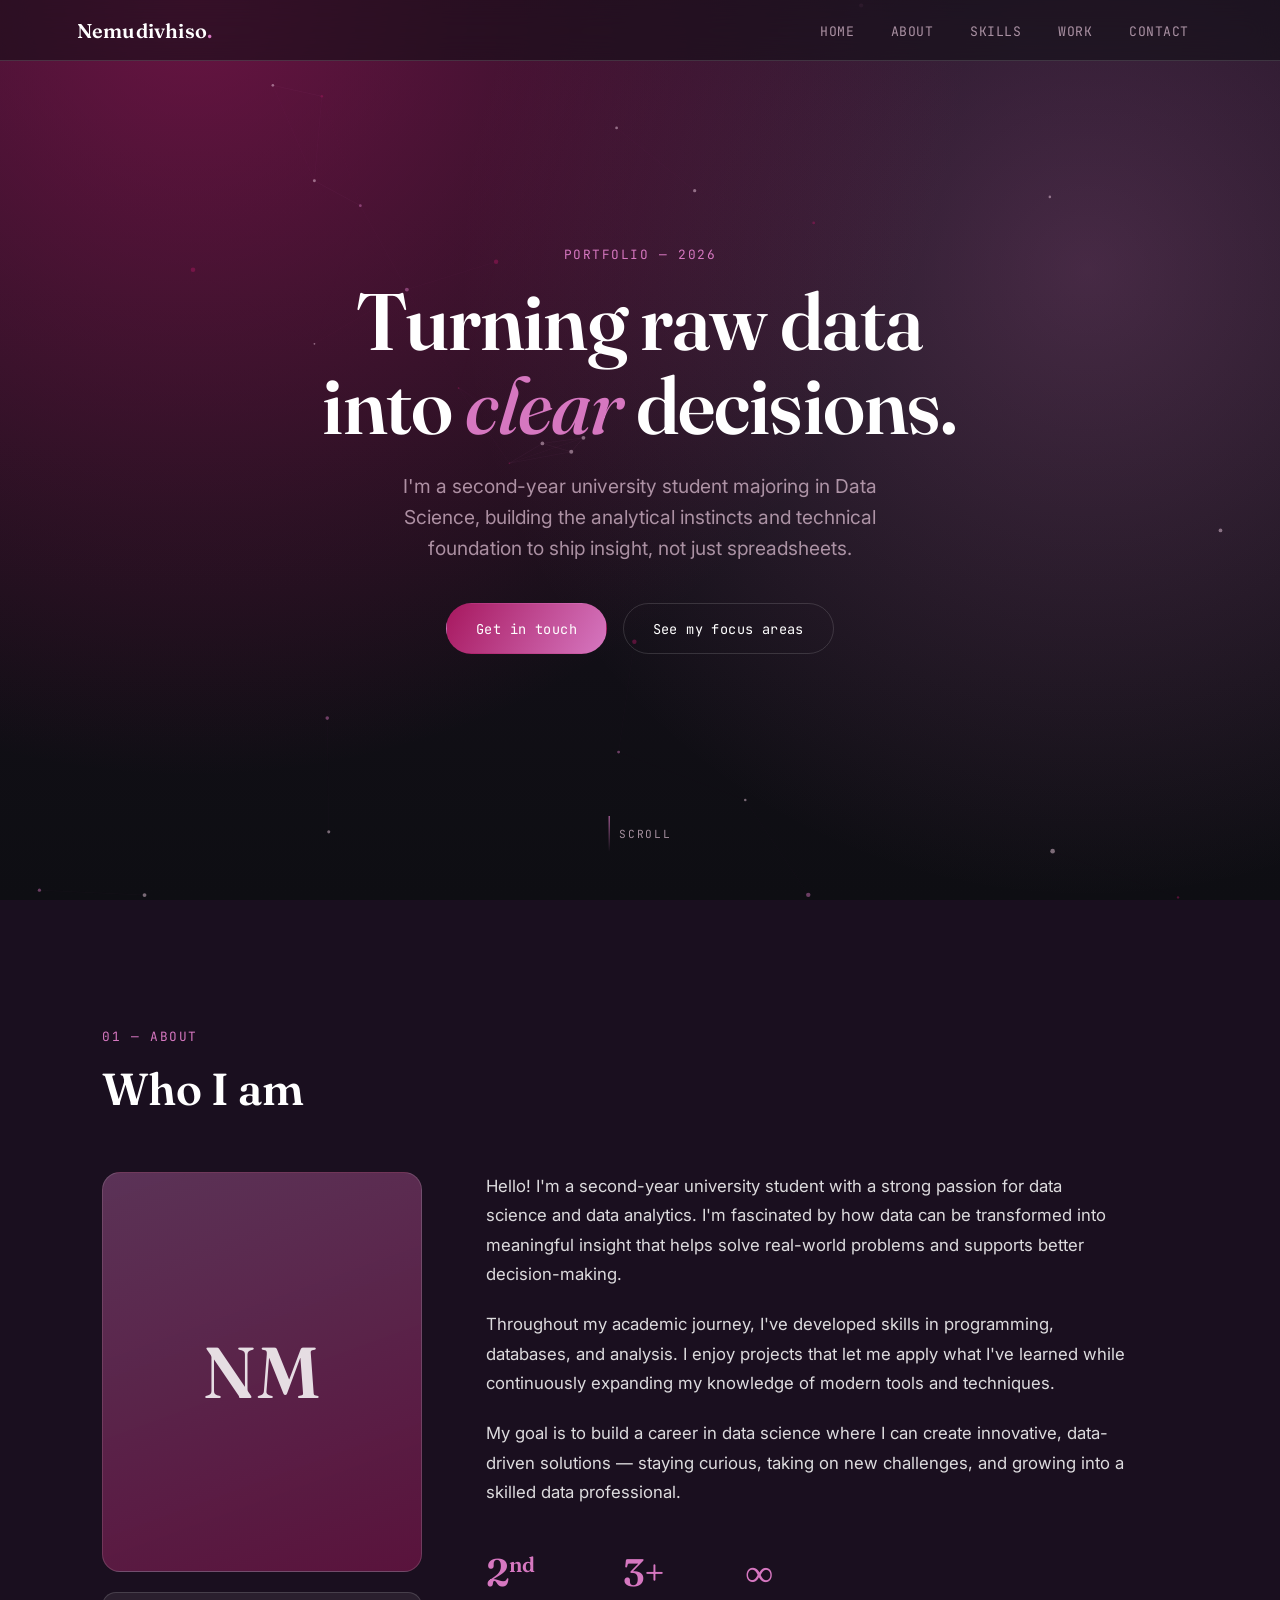
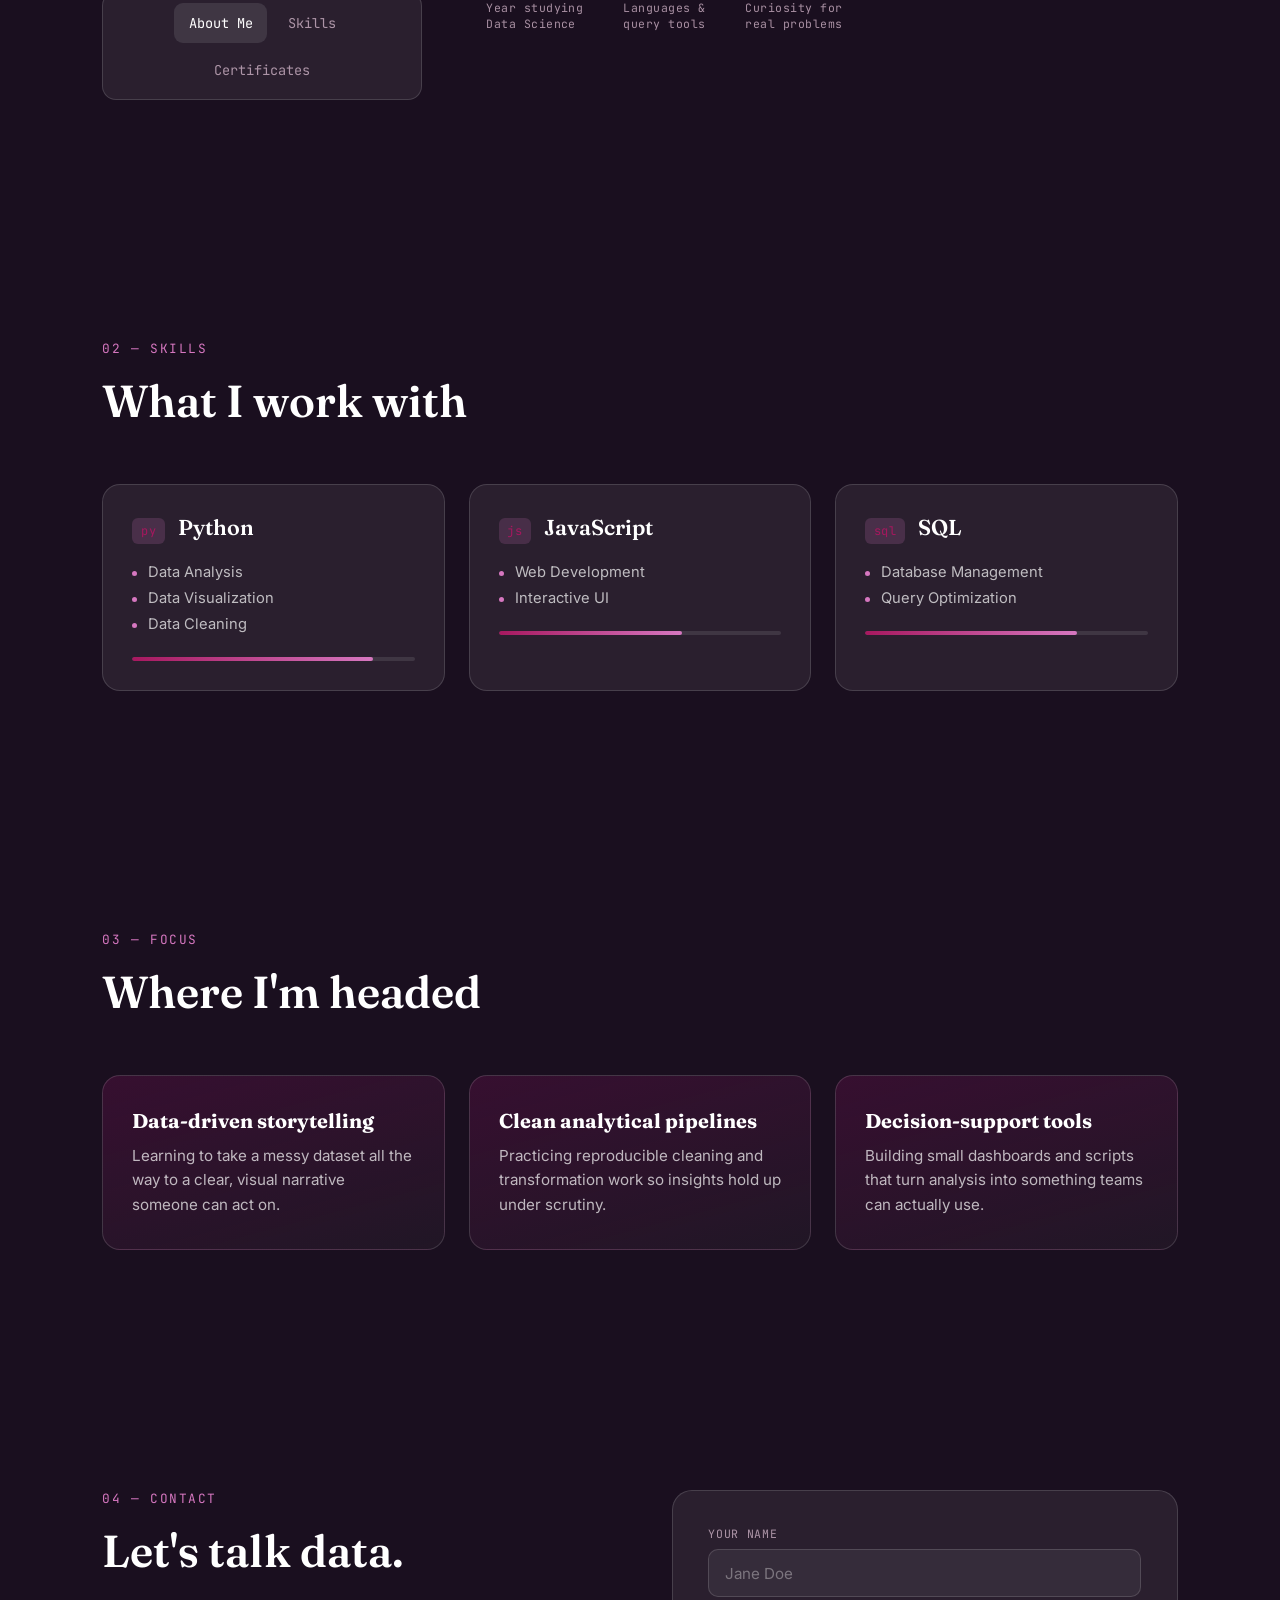
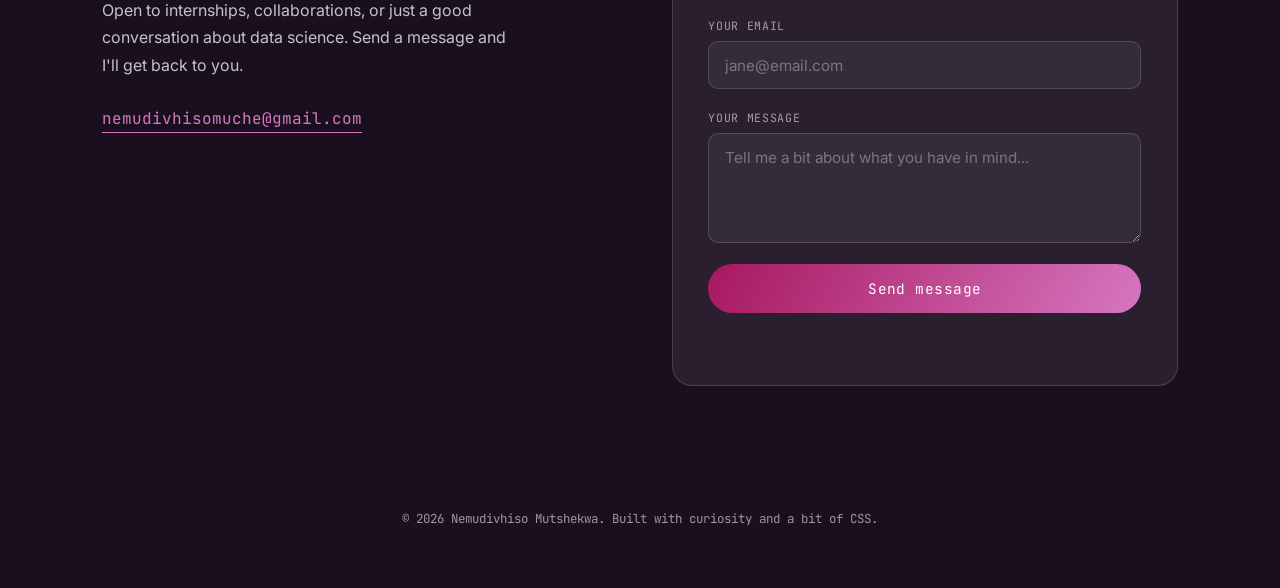
<file: index.html>
<!DOCTYPE html>
<html lang="en">
<head>
<meta charset="UTF-8">
<meta name="viewport" content="width=device-width, initial-scale=1.0">
<title>Nemudivhiso Mutshekwa — Data Science Portfolio</title>
<link rel="preconnect" href="https://fonts.googleapis.com">
<link rel="preconnect" href="https://fonts.gstatic.com" crossorigin>
<link href="https://fonts.googleapis.com/css2?family=Fraunces:ital,opsz,wght@0,9..144,300;0,9..144,500;0,9..144,600;0,9..144,700;1,9..144,500&family=Inter:wght@400;500;600&family=JetBrains+Mono:wght@400;500&display=swap" rel="stylesheet">
<link rel="stylesheet" href="index.css">
</head>
<body>

<canvas id="plot"></canvas>

<header class="site-header">
  <nav class="site-nav" aria-label="Main navigation">
    <a href="#top" class="brand">Nemudivhiso<span>.</span></a>
    <button class="nav-toggle" id="navToggle" aria-label="Toggle navigation" aria-expanded="false">
      <span></span><span></span><span></span>
    </button>
    <ul class="nav-list" id="navList">
      <li><a href="#top">Home</a></li>
      <li><a href="#about">About</a></li>
      <li><a href="#skills">Skills</a></li>
      <li><a href="#work">Work</a></li>
      <li><a href="#contact">Contact</a></li>
    </ul>
  </nav>
</header>

<main id="top">

  <!-- HERO -->
  <section id="intro">
    <div class="intro-inner">
      <p class="eyebrow">Portfolio &mdash; 2026</p>
      <h1 class="hero-title">
        Turning raw data<br>
        into <em>clear</em> decisions.
      </h1>
      <p class="hero-sub">
        I'm a second-year university student majoring in Data Science, building
        the analytical instincts and technical foundation to ship insight, not just spreadsheets.
      </p>
      <div class="hero-actions">
        <a href="#contact" class="btn btn-solid">Get in touch</a>
        <a href="#work" class="btn btn-ghost">See my focus areas</a>
      </div>
    </div>
    <div class="scroll-cue" aria-hidden="true">
      <span></span>
      <p>scroll</p>
    </div>
  </section>

  <!-- ABOUT -->
  <section id="about">
    <div class="section-head">
      <p class="eyebrow">01 &mdash; About</p>
      <h2>Who I am</h2>
    </div>
    <div class="about-grid">
      <div class="portrait-card">
        <div class="portrait-frame" id="portraitFrame">
          <span class="initials">NM</span>
        </div>
        <ul class="quick-list">
          <li><a href="#about" class="active">About Me</a></li>
          <li><a href="#skills">Skills</a></li>
          <li><a href="#work">Certificates</a></li>
        </ul>
      </div>

      <div class="about-copy">
        <p>
          Hello! I'm a second-year university student with a strong passion for
          data science and data analytics. I'm fascinated by how data can be transformed
          into meaningful insight that helps solve real-world problems and supports
          better decision-making.
        </p>
        <p>
          Throughout my academic journey, I've developed skills in programming,
          databases, and analysis. I enjoy projects that let me apply what I've learned
          while continuously expanding my knowledge of modern tools and techniques.
        </p>
        <p>
          My goal is to build a career in data science where I can create
          innovative, data-driven solutions &mdash; staying curious, taking on new
          challenges, and growing into a skilled data professional.
        </p>

        <div class="stat-row">
          <div class="stat">
            <span class="stat-num">2<sup>nd</sup></span>
            <span class="stat-label">Year studying<br>Data Science</span>
          </div>
          <div class="stat">
            <span class="stat-num">3+</span>
            <span class="stat-label">Languages &amp;<br>query tools</span>
          </div>
          <div class="stat">
            <span class="stat-num">∞</span>
            <span class="stat-label">Curiosity for<br>real problems</span>
          </div>
        </div>
      </div>
    </div>
  </section>

  <!-- SKILLS -->
  <section id="skills">
    <div class="section-head">
      <p class="eyebrow">02 &mdash; Skills</p>
      <h2>What I work with</h2>
    </div>

    <div class="skills-grid">

      <article class="skill-card">
        <header>
          <span class="skill-mono">py</span>
          <h3>Python</h3>
        </header>
        <ul class="skill-tags">
          <li>Data Analysis</li>
          <li>Data Visualization</li>
          <li>Data Cleaning</li>
        </ul>
        <div class="skill-bar"><span style="--level:85%"></span></div>
      </article>

      <article class="skill-card">
        <header>
          <span class="skill-mono">js</span>
          <h3>JavaScript</h3>
        </header>
        <ul class="skill-tags">
          <li>Web Development</li>
          <li>Interactive UI</li>
        </ul>
        <div class="skill-bar"><span style="--level:65%"></span></div>
      </article>

      <article class="skill-card">
        <header>
          <span class="skill-mono">sql</span>
          <h3>SQL</h3>
        </header>
        <ul class="skill-tags">
          <li>Database Management</li>
          <li>Query Optimization</li>
        </ul>
        <div class="skill-bar"><span style="--level:75%"></span></div>
      </article>

    </div>
  </section>

  <!-- WORK / FOCUS -->
  <section id="work">
    <div class="section-head">
      <p class="eyebrow">03 &mdash; Focus</p>
      <h2>Where I'm headed</h2>
    </div>

    <div class="work-grid">
      <article class="work-card">
        <h3>Data-driven storytelling</h3>
        <p>Learning to take a messy dataset all the way to a clear, visual narrative someone can act on.</p>
      </article>
      <article class="work-card">
        <h3>Clean analytical pipelines</h3>
        <p>Practicing reproducible cleaning and transformation work so insights hold up under scrutiny.</p>
      </article>
      <article class="work-card">
        <h3>Decision-support tools</h3>
        <p>Building small dashboards and scripts that turn analysis into something teams can actually use.</p>
      </article>
    </div>
  </section>

  <!-- CONTACT -->
  <section id="contact">
    <div class="contact-grid">
      <div class="contact-intro">
        <p class="eyebrow">04 &mdash; Contact</p>
        <h2>Let's talk data.</h2>
        <p class="contact-text">
          Open to internships, collaborations, or just a good conversation about
          data science. Send a message and I'll get back to you.
        </p>
        <a class="contact-email" href="mailto:nemudivhisomuche@gmail.com">nemudivhisomuche@gmail.com</a>
      </div>

    <form id="mutshe" class="contact-form" autocomplete="off" action="https://formspree.io/f/mgobjobw" method="POST">
        <label class="field">
          <span>Your name</span>
          <input type="text" id="name" name="name" placeholder="Jane Doe" required>
        </label>
        <label class="field">
          <span>Your email</span>
          <input type="email" id="surname" name="email" placeholder="jane@email.com" required>
        </label>
        <label class="field">
          <span>Your message</span>
          <textarea id="area" name="message" placeholder="Tell me a bit about what you have in mind..." required></textarea>
        </label>
        <button type="submit" id="text">Send message</button>
        <p class="form-note" id="formNote" role="status"></p>
      </form>
    </div>
  </section>

  <footer class="site-footer">
    <p>&copy; 2026 Nemudivhiso Mutshekwa. Built with curiosity and a bit of CSS.</p>
  </footer>

</main>

<script src="index.js"></script>
</body>
</html>
</file>
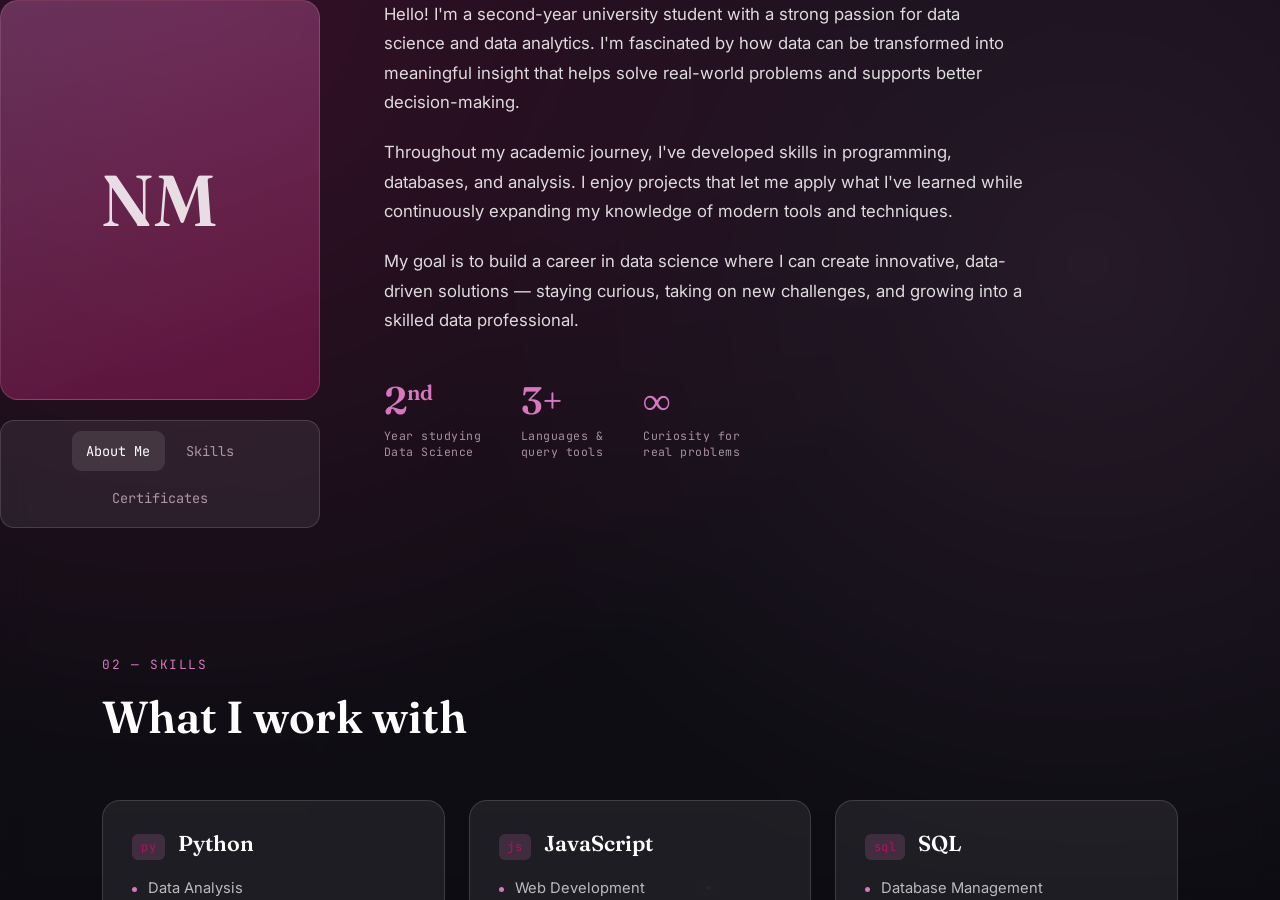
<file: abb.html>
<!DOCTYPE html>
<html lang="en">
<head>
<meta charset="UTF-8">
<meta name="viewport" content="width=device-width, initial-scale=1.0">
<title>Nemudivhiso Mutshekwa — Data Science Portfolio</title>
<link rel="preconnect" href="https://fonts.googleapis.com">
<link rel="preconnect" href="https://fonts.gstatic.com" crossorigin>
<link href="https://fonts.googleapis.com/css2?family=Fraunces:ital,opsz,wght@0,9..144,300;0,9..144,500;0,9..144,600;0,9..144,700;1,9..144,500&family=Inter:wght@400;500;600&family=JetBrains+Mono:wght@400;500&display=swap" rel="stylesheet">
<link rel="stylesheet" href="index.css">
</head>
<body>

<canvas id="plot"></canvas>

<header class="site-header">


<main id="top">


    <div class="about-grid">
      <div class="portrait-card">
        <div class="portrait-frame" id="portraitFrame">
          <span class="initials">NM</span>
        </div>
        <ul class="quick-list">
          <li><a href="#about" class="active">About Me</a></li>
          <li><a href="#skills">Skills</a></li>
          <li><a href="#work">Certificates</a></li>
        </ul>
      </div>

      <div class="about-copy">
        <p>
          Hello! I'm a second-year university student with a strong passion for
          data science and data analytics. I'm fascinated by how data can be transformed
          into meaningful insight that helps solve real-world problems and supports
          better decision-making.
        </p>
        <p>
          Throughout my academic journey, I've developed skills in programming,
          databases, and analysis. I enjoy projects that let me apply what I've learned
          while continuously expanding my knowledge of modern tools and techniques.
        </p>
        <p>
          My goal is to build a career in data science where I can create
          innovative, data-driven solutions &mdash; staying curious, taking on new
          challenges, and growing into a skilled data professional.
        </p>

        <div class="stat-row">
          <div class="stat">
            <span class="stat-num">2<sup>nd</sup></span>
            <span class="stat-label">Year studying<br>Data Science</span>
          </div>
          <div class="stat">
            <span class="stat-num">3+</span>
            <span class="stat-label">Languages &amp;<br>query tools</span>
          </div>
          <div class="stat">
            <span class="stat-num">∞</span>
            <span class="stat-label">Curiosity for<br>real problems</span>
          </div>
        </div>
      </div>
    </div>
  </section>

  <!-- SKILLS -->
  <section id="skills">
    <div class="section-head">
      <p class="eyebrow">02 &mdash; Skills</p>
      <h2>What I work with</h2>
    </div>

    <div class="skills-grid">

      <article class="skill-card">
        <header>
          <span class="skill-mono">py</span>
          <h3>Python</h3>
        </header>
        <ul class="skill-tags">
          <li>Data Analysis</li>
          <li>Data Visualization</li>
          <li>Data Cleaning</li>
        </ul>
        <div class="skill-bar"><span style="--level:85%"></span></div>
      </article>

      <article class="skill-card">
        <header>
          <span class="skill-mono">js</span>
          <h3>JavaScript</h3>
        </header>
        <ul class="skill-tags">
          <li>Web Development</li>
          <li>Interactive UI</li>
        </ul>
        <div class="skill-bar"><span style="--level:65%"></span></div>
      </article>

      <article class="skill-card">
        <header>
          <span class="skill-mono">sql</span>
          <h3>SQL</h3>
        </header>
        <ul class="skill-tags">
          <li>Database Management</li>
          <li>Query Optimization</li>
        </ul>
        <div class="skill-bar"><span style="--level:75%"></span></div>
      </article>

    </div>
  </section>


</main>

<script src="index.js"></script>
</body>
</html>
</file>
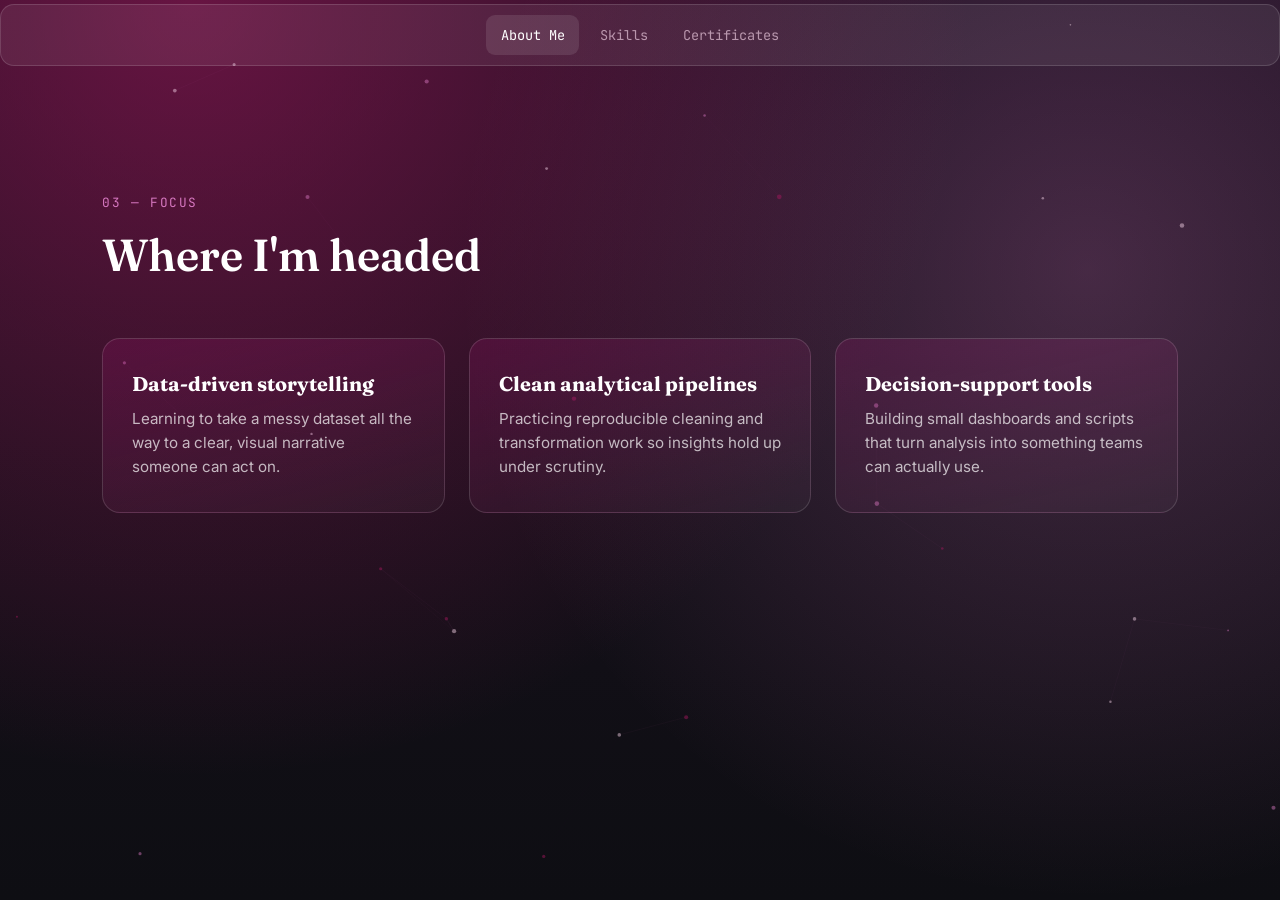
<file: headed.html>
<!DOCTYPE html>
<html lang="en">
<head>
<meta charset="UTF-8">
<meta name="viewport" content="width=device-width, initial-scale=1.0">
<title>Nemudivhiso Mutshekwa — Data Science Portfolio</title>
<link rel="preconnect" href="https://fonts.googleapis.com">
<link rel="preconnect" href="https://fonts.gstatic.com" crossorigin>
<link href="https://fonts.googleapis.com/css2?family=Fraunces:ital,opsz,wght@0,9..144,300;0,9..144,500;0,9..144,600;0,9..144,700;1,9..144,500&family=Inter:wght@400;500;600&family=JetBrains+Mono:wght@400;500&display=swap" rel="stylesheet">
<link rel="stylesheet" href="index.css">
</head>
<body>

<canvas id="plot"></canvas>


<main id="top">

        <ul class="quick-list">
          <li><a href="" class="active">About Me</a></li>
          <li><a href="headed.html">Skills</a></li>
          <li><a href="abb.html">Certificates</a></li>
        </ul>
      </div>


  
  <!-- WORK / FOCUS -->
  <section id="work">
    <div class="section-head">
      <p class="eyebrow">03 &mdash; Focus</p>
      <h2>Where I'm headed</h2>
    </div>

    <div class="work-grid">
      <article class="work-card">
        <h3>Data-driven storytelling</h3>
        <p>Learning to take a messy dataset all the way to a clear, visual narrative someone can act on.</p>
      </article>
      <article class="work-card">
        <h3>Clean analytical pipelines</h3>
        <p>Practicing reproducible cleaning and transformation work so insights hold up under scrutiny.</p>
      </article>
      <article class="work-card">
        <h3>Decision-support tools</h3>
        <p>Building small dashboards and scripts that turn analysis into something teams can actually use.</p>
      </article>
    </div>
  </section>



</main>

<script src="index.js"></script>
</body>
</html>
</file>
<file: index.css>
/* ============================================
   TOKENS
   ============================================ */
:root{
  --ink:        #0e0e13;
  --plum:       #1a0f1f;
  --rose:       #a7185f;
  --orchid:     #d677c0;
  --pale:       #f5d4e8;
  --white:      #ffffff;
  --muted:      rgba(245, 212, 232, 0.65);
  --glass:      rgba(255, 255, 255, 0.07);
  --glass-line: rgba(255, 255, 255, 0.14);

  --display: 'Fraunces', Georgia, serif;
  --body:    'Inter', -apple-system, BlinkMacSystemFont, 'Segoe UI', sans-serif;
  --mono:    'JetBrains Mono', 'SFMono-Regular', Menlo, monospace;

  --section-pad: 8rem 8% 7rem;
}

*{ box-sizing: border-box; }
html{ scroll-behavior: smooth; }

body{
  margin: 0;
  background: var(--plum);
  color: var(--white);
  font-family: var(--body);
  -webkit-font-smoothing: antialiased;
  overflow-x: hidden;
}

a{ color: inherit; text-decoration: none; }
ul{ margin: 0; padding: 0; }
li{ list-style: none; }
sup{ font-size: 0.55em; top: -0.6em; }

::selection{ background: var(--rose); color: var(--white); }

/* Focus visibility */
a:focus-visible, button:focus-visible, input:focus-visible, textarea:focus-visible{
  outline: 2px solid var(--orchid);
  outline-offset: 3px;
}

/* ============================================
   AMBIENT CANVAS (signature element)
   ============================================ */
#plot{
  position: fixed;
  inset: 0;
  width: 100%;
  height: 100%;
  z-index: 0;
  opacity: 0.55;
  pointer-events: none;
}

@media (prefers-reduced-motion: reduce){
  #plot{ display: none; }
}

main{ position: relative; z-index: 1; }

/* background wash beneath the whole page */
body::before{
  content: "";
  position: fixed;
  inset: 0;
  z-index: 0;
  background:
    radial-gradient(circle at 15% 0%, rgba(167, 24, 95, 0.55), transparent 55%),
    radial-gradient(circle at 85% 30%, rgba(214, 119, 192, 0.25), transparent 50%),
    linear-gradient(to bottom, #1a0f1f 0%, #15101a 40%, #0e0e13 100%);
}

/* ============================================
   HEADER / NAV
   ============================================ */
.site-header{
  position: fixed;
  top: 0; left: 0;
  width: 100%;
  z-index: 50;
  background: rgba(14, 14, 19, 0.55);
  backdrop-filter: blur(14px);
  border-bottom: 1px solid var(--glass-line);
}

.site-nav{
  max-width: 1280px;
  margin: 0 auto;
  display: flex;
  align-items: center;
  justify-content: space-between;
  padding: 1.1rem 6%;
}

.brand{
  font-family: var(--display);
  font-size: 1.25rem;
  font-weight: 600;
  letter-spacing: 0.01em;
}
.brand span{ color: var(--orchid); }

.nav-list{
  display: flex;
  gap: 0.5rem;
}

.nav-list a{
  font-family: var(--mono);
  font-size: 0.82rem;
  letter-spacing: 0.04em;
  text-transform: uppercase;
  padding: 0.5rem 0.9rem;
  border-radius: 999px;
  color: var(--muted);
  transition: color 0.2s ease, background 0.2s ease;
}
.nav-list a:hover,
.nav-list a.active{
  color: var(--white);
  background: var(--glass);
}

.nav-toggle{
  display: none;
  flex-direction: column;
  gap: 5px;
  background: none;
  border: none;
  cursor: pointer;
  padding: 6px;
}
.nav-toggle span{
  width: 22px; height: 2px;
  background: var(--white);
  border-radius: 2px;
}

/* ============================================
   SHARED SECTION RHYTHM
   ============================================ */
section{
  padding: var(--section-pad);
  position: relative;
}

.eyebrow{
  font-family: var(--mono);
  font-size: 0.8rem;
  letter-spacing: 0.12em;
  text-transform: uppercase;
  color: var(--orchid);
  margin: 0 0 1rem;
}

.section-head{
  max-width: 720px;
  margin-bottom: 3.5rem;
}
.section-head h2{
  font-family: var(--display);
  font-size: clamp(2rem, 4vw, 2.8rem);
  font-weight: 600;
  margin: 0;
}

/* ============================================
   HERO
   ============================================ */
#intro{
  min-height: 100vh;
  display: flex;
  flex-direction: column;
  justify-content: center;
  align-items: center;
  padding: 0 8%;
}

.intro-inner{
  max-width: 820px;
  width: 100%;
  text-align: center;
}

.hero-title{
  font-family: var(--display);
  font-weight: 600;
  font-size: clamp(2.6rem, 7vw, 5rem);
  line-height: 1.05;
  margin: 0 0 1.5rem;
  letter-spacing: -0.01em;
}
.hero-title em{
  font-style: italic;
  font-weight: 500;
  color: var(--orchid);
}

.hero-sub{
  font-size: clamp(1rem, 1.6vw, 1.2rem);
  color: var(--muted);
  max-width: 540px;
  line-height: 1.6;
  margin: 0 auto 2.5rem;
}

.hero-actions{
  display: flex;
  justify-content: center;
  gap: 1rem;
  flex-wrap: wrap;
  margin: 0 auto;
}

.btn{
  font-family: var(--mono);
  font-size: 0.85rem;
  letter-spacing: 0.03em;
  padding: 0.95rem 1.8rem;
  border-radius: 999px;
  transition: transform 0.2s ease, background 0.2s ease, color 0.2s ease, border-color 0.2s ease;
  display: inline-block;
}
.btn-solid{
  background: linear-gradient(120deg, var(--rose), var(--orchid));
  color: var(--white);
  border: 1px solid transparent;
}
.btn-solid:hover{ transform: translateY(-2px); }

.btn-ghost{
  border: 1px solid var(--glass-line);
  color: var(--white);
}
.btn-ghost:hover{
  border-color: var(--orchid);
  color: var(--orchid);
  transform: translateY(-2px);
}

.scroll-cue{
  position: absolute;
  bottom: 3rem;
  left: 50%;
  transform: translateX(-50%);
  display: flex;
  align-items: center;
  gap: 0.6rem;
}
.scroll-cue span{
  width: 1px; height: 36px;
  background: linear-gradient(to bottom, var(--orchid), transparent);
  animation: scrollPulse 1.8s ease-in-out infinite;
}
.scroll-cue p{
  font-family: var(--mono);
  font-size: 0.7rem;
  letter-spacing: 0.15em;
  text-transform: uppercase;
  color: var(--muted);
  margin: 0;
}
@keyframes scrollPulse{
  0%, 100%{ opacity: 0.3; }
  50%{ opacity: 1; }
}
@media (prefers-reduced-motion: reduce){
  .scroll-cue span{ animation: none; }
}

/* ============================================
   ABOUT
   ============================================ */
.about-grid{
  display: flex;
  flex-direction: row;
  align-items: flex-start;
  gap: 4rem;
}

.portrait-card{
  display: flex;
  flex-direction: column;
  gap: 1rem;
  flex: 0 0 min(320px, 100%);
}

.about-copy{
  flex: 1;
}

.portrait-frame{
  width: 100%;
  aspect-ratio: 4 / 5;
  border-radius: 18px;
  background: linear-gradient(160deg, rgba(214,119,192,0.35), rgba(167,24,95,0.45));
  border: 1px solid var(--glass-line);
  display: flex;
  align-items: center;
  justify-content: center;
  transition: box-shadow 0.3s ease, transform 0.3s ease;
}
.portrait-frame:hover{
  box-shadow: 0 20px 50px rgba(167, 24, 95, 0.4);
  transform: translateY(-4px);
}
.initials{
  font-family: var(--display);
  font-size: 4.5rem;
  font-weight: 600;
  color: rgba(255,255,255,0.85);
  letter-spacing: 0.02em;
}


.quick-list{
  display: flex;
  flex-direction:row;
  flex-wrap: wrap;
  justify-content: center;
  gap: 0.4rem;
  margin-top: 0.25rem;
  background: var(--glass);
  border: 1px solid var(--glass-line);
  border-radius: 14px;
  padding: 0.6rem;
  width: 100%;
}
.quick-list a{
  display: inline-flex;
  align-items: center;
  font-family: var(--mono);
  font-size: 0.85rem;
  padding: 0.7rem 0.9rem;
  border-radius: 9px;
  color: var(--muted);
  transition: background 0.2s ease, color 0.2s ease, border-color 0.2s ease;
}
.quick-list a:hover,
.quick-list a.active{
  background: rgba(255,255,255,0.1);
  border-color: rgba(255,255,255,0.2);
  color: var(--white);
}

.about-copy p{
  font-size: 1.05rem;
  line-height: 1.75;
  color: rgba(255,255,255,0.85);
  max-width: 640px;
  margin: 0 0 1.3rem;
}

.stat-row{
  display: flex;
  gap: 2.5rem;
  margin-top: 2.5rem;
  flex-wrap: wrap;
}
.stat{
  display: flex;
  flex-direction: column;
  gap: 0.3rem;
}
.stat-num{
  font-family: var(--display);
  font-size: 2.4rem;
  font-weight: 600;
  color: var(--orchid);
}
.stat-label{
  font-family: var(--mono);
  font-size: 0.72rem;
  letter-spacing: 0.04em;
  color: var(--muted);
  line-height: 1.4;
}

/* ============================================
   SKILLS
   ============================================ */
.skills-grid{
  display: grid;
  grid-template-columns: repeat(auto-fit, minmax(240px, 1fr));
  gap: 1.5rem;
}

.skill-card{
  background: var(--glass);
  border: 1px solid var(--glass-line);
  border-radius: 18px;
  padding: 1.8rem;
  transition: transform 0.25s ease, border-color 0.25s ease;
}
.skill-card:hover{
  transform: translateY(-5px);
  border-color: rgba(214, 119, 192, 0.5);
}

.skill-card header{
  display: flex;
  align-items: baseline;
  gap: 0.8rem;
  margin-bottom: 1.2rem;
}
.skill-mono{
  font-family: var(--mono);
  font-size: 0.75rem;
  color: var(--rose);
  background: rgba(214, 119, 192, 0.18);
  padding: 0.3rem 0.55rem;
  border-radius: 6px;
  letter-spacing: 0.05em;
}
.skill-card h3{
  font-family: var(--display);
  font-size: 1.35rem;
  font-weight: 600;
  margin: 0;
}

.skill-tags{
  display: flex;
  flex-direction: column;
  gap: 0.5rem;
  margin-bottom: 1.5rem;
}
.skill-tags li{
  font-size: 0.92rem;
  color: rgba(255,255,255,0.7);
  position: relative;
  padding-left: 1rem;
}
.skill-tags li::before{
  content: "";
  position: absolute;
  left: 0; top: 0.55em;
  width: 5px; height: 5px;
  border-radius: 50%;
  background: var(--orchid);
}

.skill-bar{
  height: 4px;
  border-radius: 999px;
  background: rgba(255,255,255,0.1);
  overflow: hidden;
}
.skill-bar span{
  display: block;
  height: 100%;
  width: var(--level, 50%);
  border-radius: 999px;
  background: linear-gradient(90deg, var(--rose), var(--orchid));
}

/* ============================================
   WORK / FOCUS
   ============================================ */
.work-grid{
  display: grid;
  grid-template-columns: repeat(auto-fit, minmax(240px, 1fr));
  gap: 1.5rem;
}
.work-card{
  border: 1px solid var(--glass-line);
  border-radius: 18px;
  padding: 2rem 1.8rem;
  background: linear-gradient(165deg, rgba(186, 18, 127, 0.18), rgba(255,255,255,0.03));
  transition: transform 0.25s ease;
}
.work-card:hover{ transform: translateY(-5px); }
.work-card h3{
  font-family: var(--display);
  font-size: 1.25rem;
  margin: 0 0 0.7rem;
}
.work-card p{
  font-size: 0.95rem;
  color: rgba(255,255,255,0.7);
  line-height: 1.6;
  margin: 0;
}

/* ============================================
   CONTACT
   ============================================ */
#contact{
  padding-bottom: 5rem;
}

.contact-grid{
  display: grid;
  grid-template-columns: 1fr 1fr;
  gap: 4rem;
  align-items: start;
}

.contact-intro h2{
  font-family: var(--display);
  font-size: clamp(2rem, 4vw, 2.8rem);
  font-weight: 600;
  margin: 0 0 1.2rem;
}
.contact-text{
  color: rgba(255,255,255,0.75);
  line-height: 1.7;
  max-width: 420px;
  margin-bottom: 1.8rem;
}
.contact-email{
  display: inline-block;
  font-family: var(--mono);
  font-size: 1rem;
  color: var(--orchid);
  border-bottom: 1px solid var(--orchid);
  padding-bottom: 0.2rem;
  transition: color 0.2s ease, border-color 0.2s ease;
}
.contact-email:hover{
  color: var(--white);
  border-color: var(--white);
}

.contact-form{
  background: var(--glass);
  border: 1px solid var(--glass-line);
  border-radius: 20px;
  padding: 2.2rem;
  display: flex;
  flex-direction: column;
  gap: 1.3rem;
}

.field{
  display: flex;
  flex-direction: column;
  gap: 0.5rem;
}
.field span{
  font-family: var(--mono);
  font-size: 0.72rem;
  letter-spacing: 0.06em;
  text-transform: uppercase;
  color: var(--muted);
}
.field input,
.field textarea{
  font-family: var(--body);
  font-size: 0.95rem;
  background: rgba(255,255,255,0.06);
  border: 1px solid var(--glass-line);
  border-radius: 10px;
  padding: 0.85rem 1rem;
  color: var(--white);
  resize: vertical;
  min-height: 44px;
  transition: border-color 0.2s ease, background 0.2s ease;
}
.field textarea{ min-height: 110px; }
.field input::placeholder,
.field textarea::placeholder{ color: rgba(255,255,255,0.35); }
.field input:focus,
.field textarea:focus{
  border-color: var(--orchid);
  background: rgba(255,255,255,0.09);
  outline: none;
}

#text{
  font-family: var(--mono);
  font-size: 0.9rem;
  letter-spacing: 0.03em;
  background: linear-gradient(120deg, var(--rose), var(--orchid));
  color: var(--white);
  border: none;
  border-radius: 999px;
  padding: 0.95rem 1.8rem;
  cursor: pointer;
  transition: transform 0.2s ease, opacity 0.2s ease;
}
#text:hover{ transform: translateY(-2px); }

.form-note{
  font-family: var(--mono);
  font-size: 0.8rem;
  color: var(--orchid);
  min-height: 1.2em;
  margin: 0;
}

.form-note[data-state="sending"]{
  color: var(--muted);
}

.form-note[data-state="success"]{
  color: #8ff0b5;
}

.form-note[data-state="error"]{
  color: #ff9aa8;
}

/* ============================================
   FOOTER
   ============================================ */
.site-footer{
  text-align: center;
  padding: 2rem 8% 3rem;
  font-family: var(--mono);
  font-size: 0.78rem;
  color: var(--muted);
}

/* ============================================
   RESPONSIVE
   ============================================ */
@media (max-width: 900px){
  :root{ --section-pad: 6rem 6% 5rem; }

  .about-grid{ flex-direction: column; gap: 2.5rem; }
  .portrait-frame{ max-width: 280px; }
  .contact-grid{ grid-template-columns: 1fr; gap: 2.5rem; }
}

@media (max-width: 700px){
  .nav-toggle{ display: flex; }
  .nav-list{
    position: absolute;
    top: 100%;
    left: 0;
    right: 0;
    flex-direction: column;
    background: rgba(14, 14, 19, 0.97);
    backdrop-filter: blur(14px);
    border-bottom: 1px solid var(--glass-line);
    padding: 1rem 6% 1.5rem;
    gap: 0.3rem;
    display: none;
  }
  .nav-list.open{ display: flex; }
  .nav-list a{ display: block; padding: 0.8rem 1rem; }

  .stat-row{ gap: 1.6rem; }
  fieldset{ width: 100%; }
}
</file>
